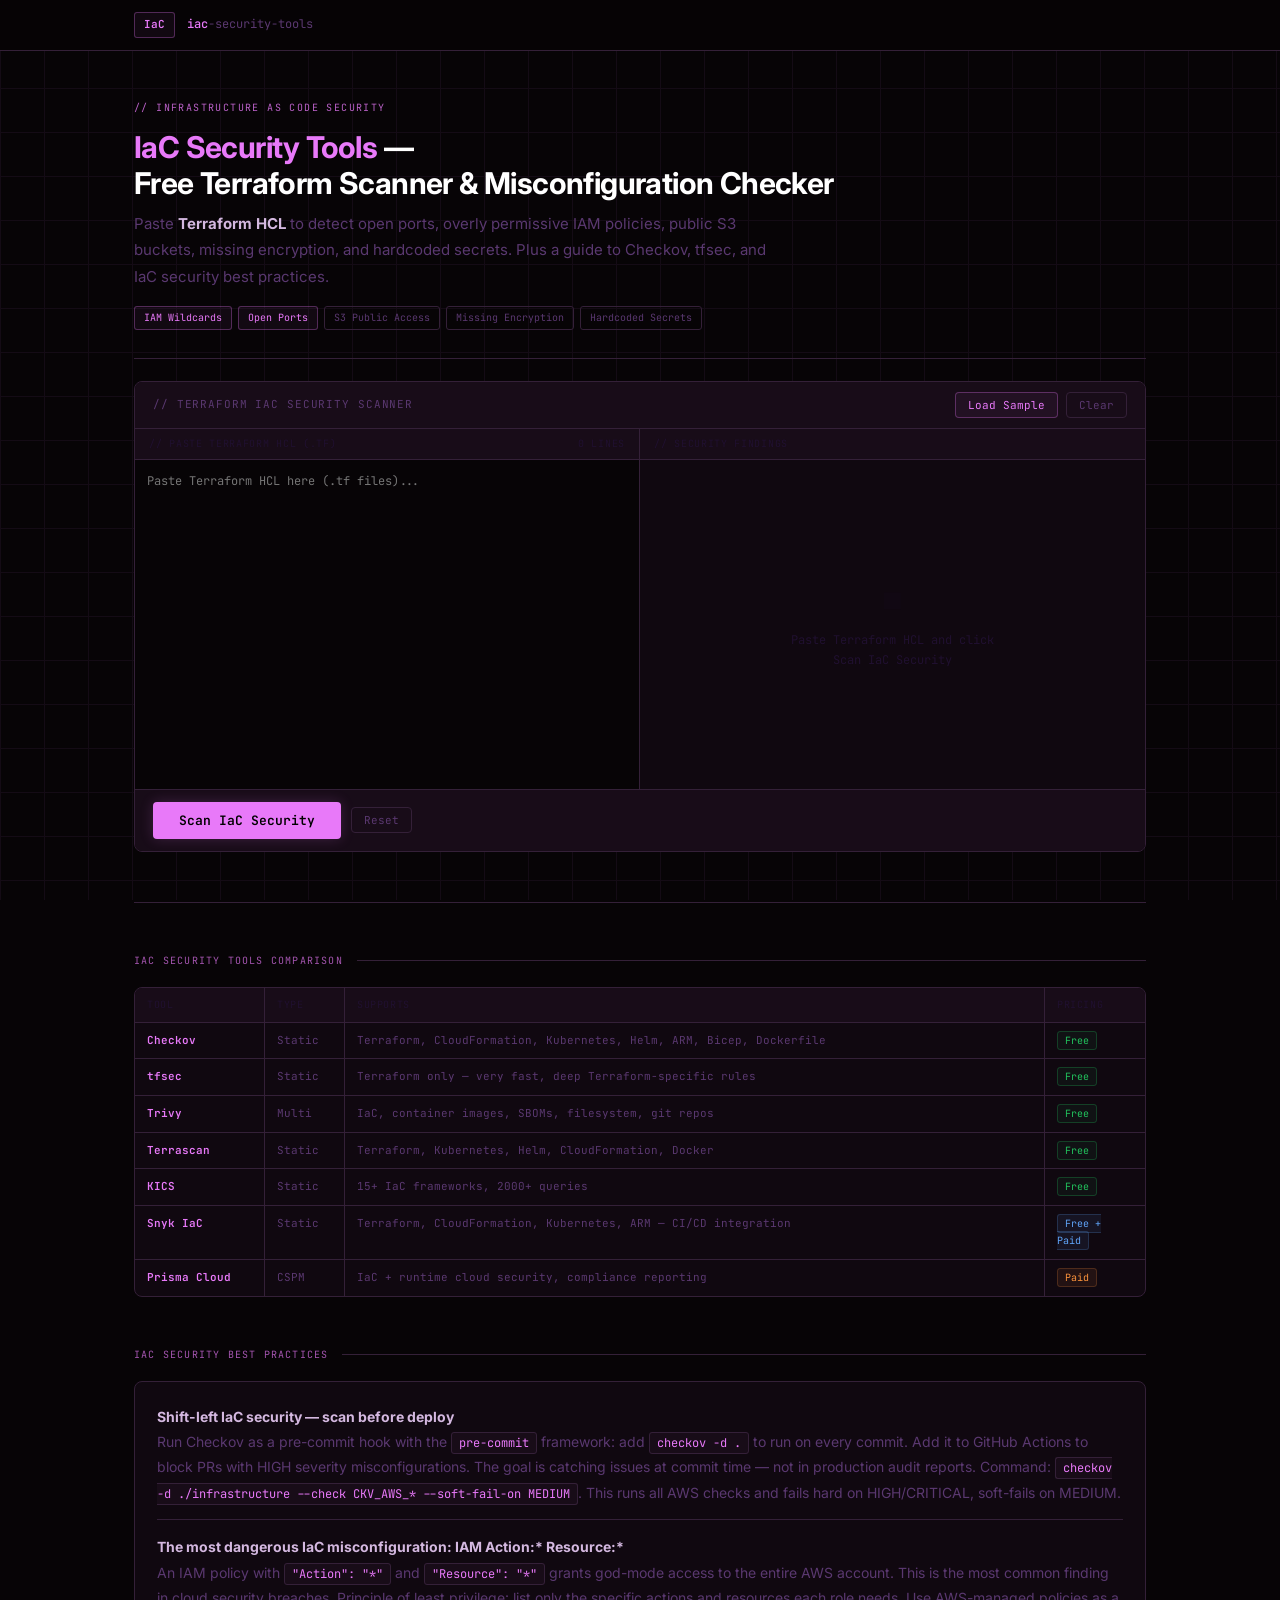
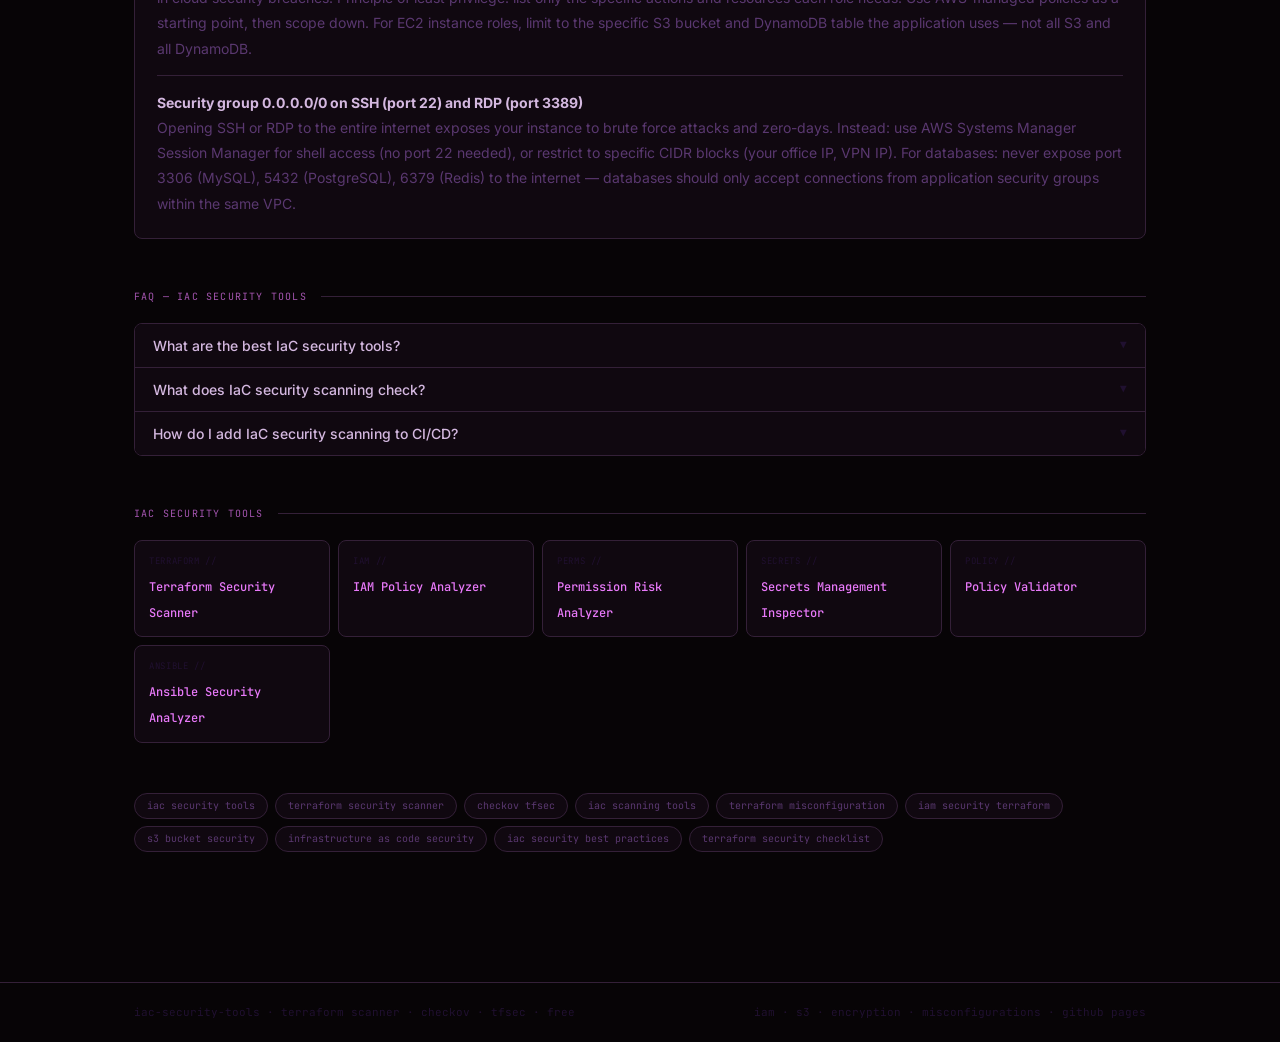
<file: index.html>
<!DOCTYPE html>

<html lang="en">
<head>
<meta charset="UTF-8">
<meta name="viewport" content="width=device-width, initial-scale=1.0">
<meta name="google-site-verification" content="PkLa_ViOo6FAHpvh8SacceMb95o9tePRdrqLNBz9X1M" />
<meta name="robots" content="index, follow">

<title>IaC Security Tools – Free Terraform Security Scanner &amp; Infrastructure as Code Checker</title>

<meta name="description" content="Free IaC security tools. Paste Terraform HCL to scan for open ports, overly permissive IAM policies, public S3 buckets, missing encryption, and infrastructure misconfigurations. Covers Checkov, tfsec, and IaC security best practices.">

<meta name="keywords" content="iac security tools, terraform security scanner, infrastructure as code security, terraform misconfiguration checker, iac scanning tools, checkov tfsec, terraform security best practices, iac security checker, terraform iam security, s3 bucket security terraform">

<link rel="canonical" href="https://franrivalbigprojects.github.io/iac-security-tools/">

<meta property="og:title" content="IaC Security Tools – Free Terraform Security Scanner">
<meta property="og:description" content="Paste Terraform HCL to detect open ports, overly permissive IAM, public S3 buckets, missing encryption. IaC security guide and tool comparison.">
<meta property="og:type" content="website">

<link rel="preconnect" href="https://fonts.googleapis.com">
<link rel="preconnect" href="https://fonts.gstatic.com" crossorigin>
<link href="https://fonts.googleapis.com/css2?family=JetBrains+Mono:wght@400;500;600&family=Inter:wght@400;500;600;700&display=swap" rel="stylesheet">

<style>
:root {
  --bg: #070406;
  --surface: #100810;
  --surface2: #180c18;
  --border: #261428;
  --border2: #342038;
  --iac: #e879f9;
  --iac-dim: rgba(232,121,249,0.12);
  --iac-dim2: rgba(232,121,249,0.05);
  --iac-glow: rgba(232,121,249,0.18);
  --red: #f87171;
  --red-dim: rgba(248,113,113,0.1);
  --orange: #fb923c;
  --orange-dim: rgba(251,146,60,0.08);
  --yellow: #fbbf24;
  --yellow-dim: rgba(251,191,36,0.08);
  --green: #22c55e;
  --green-dim2: rgba(34,197,94,0.05);
  --blue: #60a5fa;
  --blue-dim: rgba(96,165,250,0.08);
  --text: #d4b8e0;
  --text-muted: #5a3870;
  --text-dim: #201030;
  --mono: 'JetBrains Mono', monospace;
  --sans: 'Inter', sans-serif;
  --r: 8px;
}

* { box-sizing: border-box; margin: 0; padding: 0; }

body {
  font-family: var(--sans);
  background: var(--bg);
  color: var(--text);
  min-height: 100vh;
  line-height: 1.6;
}

body::after {
  content: "";
  position: fixed;
  inset: 0;
  background-image:
    linear-gradient(var(--border) 1px, transparent 1px),
    linear-gradient(90deg, var(--border) 1px, transparent 1px);
  background-size: 44px 44px;
  opacity: 0.45;
  pointer-events: none;
  z-index: 0;
}

header {
  border-bottom: 1px solid var(--border2);
  position: sticky;
  top: 0;
  z-index: 100;
  background: rgba(7,4,6,0.97);
  backdrop-filter: blur(12px);
}

.header-inner {
  max-width: 1060px;
  margin: 0 auto;
  padding: 0 24px;
  height: 50px;
  display: flex;
  align-items: center;
  gap: 12px;
  position: relative;
  z-index: 1;
}

.logo-pill {
  font-family: var(--mono);
  font-size: 11px;
  font-weight: 600;
  color: var(--iac);
  background: var(--iac-dim2);
  border: 1px solid rgba(232,121,249,0.3);
  border-radius: 3px;
  padding: 3px 9px;
}

.logo-text { font-family: var(--mono); font-size: 12px; color: var(--text-muted); }
.logo-text strong { color: var(--iac); font-weight: 500; }

.wrapper {
  max-width: 1060px;
  margin: 0 auto;
  padding: 0 24px 80px;
  position: relative;
  z-index: 1;
}

.hero {
  padding: 48px 0 28px;
  border-bottom: 1px solid var(--border2);
  margin-bottom: 22px;
}

.hero-eyebrow {
  font-family: var(--mono);
  font-size: 10px;
  letter-spacing: 0.14em;
  text-transform: uppercase;
  color: var(--iac);
  margin-bottom: 12px;
  opacity: 0.8;
}

h1 {
  font-size: clamp(22px, 3.2vw, 30px);
  font-weight: 700;
  color: #fff;
  margin-bottom: 10px;
  letter-spacing: -0.02em;
  line-height: 1.2;
}

h1 em { font-style: normal; color: var(--iac); }

.hero-sub {
  font-size: 15px;
  color: var(--text-muted);
  max-width: 640px;
  line-height: 1.75;
  margin-bottom: 16px;
}

.hero-sub strong { color: var(--text); }

.pill-row { display: flex; flex-wrap: wrap; gap: 6px; }
.pill {
  font-family: var(--mono);
  font-size: 10px;
  padding: 3px 9px;
  border-radius: 3px;
  border: 1px solid;
}
.pill-i  { color: var(--iac); background: var(--iac-dim2); border-color: rgba(232,121,249,0.3); }
.pill-dim { color: var(--text-muted); border-color: var(--border2); }

/* TOOL */
.tool-shell {
  background: var(--surface);
  border: 1px solid var(--border2);
  border-radius: var(--r);
  overflow: hidden;
  margin-bottom: 18px;
}

.tool-topbar {
  background: var(--surface2);
  border-bottom: 1px solid var(--border2);
  padding: 10px 18px;
  display: flex;
  align-items: center;
  justify-content: space-between;
  flex-wrap: wrap;
  gap: 8px;
}

.topbar-label {
  font-family: var(--mono);
  font-size: 11px;
  color: var(--text-muted);
  text-transform: uppercase;
  letter-spacing: 0.08em;
}

.btn-sm {
  font-family: var(--mono);
  font-size: 11px;
  padding: 5px 12px;
  border-radius: 4px;
  cursor: pointer;
  border: 1px solid;
  background: transparent;
  transition: opacity 0.15s;
}
.btn-sm:hover { opacity: 0.75; }
.btn-iac   { color: var(--iac); border-color: rgba(232,121,249,0.3); background: var(--iac-dim2); }
.btn-ghost { color: var(--text-muted); border-color: var(--border2); }

/* SPLIT */
.editor-split {
  display: grid;
  grid-template-columns: 1fr 1fr;
  min-height: 360px;
}

.pane-left {
  border-right: 1px solid var(--border2);
  display: flex;
  flex-direction: column;
}

.pane-head {
  font-family: var(--mono);
  font-size: 10px;
  text-transform: uppercase;
  letter-spacing: 0.07em;
  color: var(--text-dim);
  padding: 7px 14px;
  border-bottom: 1px solid var(--border2);
  background: var(--surface2);
  display: flex;
  justify-content: space-between;
}

.hcl-textarea {
  flex: 1;
  width: 100%;
  min-height: 310px;
  padding: 12px;
  font-family: var(--mono);
  font-size: 12px;
  line-height: 1.65;
  background: var(--bg);
  border: none;
  color: var(--text);
  resize: none;
  tab-size: 2;
}
.hcl-textarea:focus { outline: none; }

.pane-right {
  display: flex;
  flex-direction: column;
  overflow: hidden;
}

#resultsPane {
  flex: 1;
  padding: 12px;
  overflow-y: auto;
  min-height: 310px;
}

.idle-msg {
  display: flex;
  flex-direction: column;
  align-items: center;
  justify-content: center;
  height: 100%;
  min-height: 280px;
  font-family: var(--mono);
  font-size: 12px;
  color: var(--text-dim);
  text-align: center;
  gap: 8px;
}

.action-bar {
  padding: 12px 18px;
  border-top: 1px solid var(--border2);
  background: var(--surface2);
  display: flex;
  gap: 10px;
  align-items: center;
}

.btn-scan {
  padding: 10px 26px;
  font-family: var(--mono);
  font-size: 13px;
  font-weight: 600;
  background: var(--iac);
  color: #000;
  border: none;
  border-radius: 4px;
  cursor: pointer;
  box-shadow: 0 0 14px var(--iac-glow);
  transition: opacity 0.15s;
}
.btn-scan:hover { opacity: 0.87; }

/* RESULTS */
.sum-row {
  display: flex;
  gap: 6px;
  flex-wrap: wrap;
  margin-bottom: 10px;
}

.sum-chip {
  background: var(--bg);
  border: 1px solid var(--border2);
  border-radius: 5px;
  padding: 6px 10px;
  text-align: center;
  min-width: 54px;
}

.sc-val { font-family: var(--mono); font-size: 16px; font-weight: 600; line-height: 1; display: block; margin-bottom: 2px; }
.sc-lbl { font-family: var(--mono); font-size: 9px; color: var(--text-dim); text-transform: uppercase; letter-spacing: 0.07em; }

.finding {
  background: var(--bg);
  border: 1px solid var(--border2);
  border-left: 3px solid;
  border-radius: 0 var(--r) var(--r) 0;
  padding: 8px 12px;
  margin-bottom: 6px;
  font-family: var(--mono);
  font-size: 11px;
}

.f-critical { border-left-color: var(--red); }
.f-high     { border-left-color: var(--orange); }
.f-medium   { border-left-color: var(--yellow); }
.f-info     { border-left-color: var(--blue); }
.f-pass     { border-left-color: var(--green); }

.f-head { display: flex; align-items: center; gap: 7px; margin-bottom: 2px; }
.f-badge {
  font-size: 9px; padding: 1px 6px; border-radius: 2px; border: 1px solid;
  text-transform: uppercase; letter-spacing: 0.04em;
}
.fb-critical { color: var(--red);    background: var(--red-dim);   border-color: rgba(248,113,113,0.2); }
.fb-high     { color: var(--orange); background: var(--orange-dim);border-color: rgba(251,146,60,0.2); }
.fb-medium   { color: var(--yellow); background: var(--yellow-dim);border-color: rgba(251,191,36,0.2); }
.fb-info     { color: var(--blue);   background: var(--blue-dim);  border-color: rgba(96,165,250,0.2); }
.fb-pass     { color: var(--green);  background: var(--green-dim2);border-color: rgba(34,197,94,0.2); }

.f-title { font-weight: 600; color: var(--text); font-size: 11px; }
.f-body  { color: var(--text-muted); font-size: 11px; line-height: 1.5; }

/* TOOLS TABLE */
.tools-table {
  background: var(--surface);
  border: 1px solid var(--border2);
  border-radius: var(--r);
  overflow: hidden;
  margin-bottom: 14px;
}

.tt-row {
  display: grid;
  grid-template-columns: 130px 80px 1fr 100px;
  border-bottom: 1px solid var(--border2);
}

.tt-row:last-child { border-bottom: none; }
.tt-row.tt-head { background: var(--surface2); }
.tt-row:hover:not(.tt-head) { background: rgba(232,121,249,0.02); }

.tt-cell {
  padding: 9px 12px;
  font-family: var(--mono);
  font-size: 11px;
  color: var(--text-muted);
  border-right: 1px solid var(--border2);
}

.tt-cell:last-child { border-right: none; }
.tt-head .tt-cell { font-size: 10px; color: var(--text-dim); text-transform: uppercase; letter-spacing: 0.06em; }
.tt-name { color: var(--iac); font-weight: 600; }

.badge {
  font-family: var(--mono);
  font-size: 10px;
  padding: 2px 7px;
  border-radius: 3px;
  border: 1px solid;
}
.b-free  { color: var(--green); background: var(--green-dim2); border-color: rgba(34,197,94,0.25); }
.b-paid  { color: var(--orange);background: var(--orange-dim); border-color: rgba(251,146,60,0.2); }
.b-both  { color: var(--blue);  background: var(--blue-dim);  border-color: rgba(96,165,250,0.2); }

/* SECTION */
hr.divider { border: none; border-top: 1px solid var(--border2); margin: 50px 0; }
.content-section { margin-bottom: 50px; }

.sec-head {
  display: flex;
  align-items: center;
  gap: 14px;
  margin-bottom: 18px;
}

.sec-label {
  font-family: var(--mono);
  font-size: 10px;
  text-transform: uppercase;
  letter-spacing: 0.12em;
  color: var(--iac);
  white-space: nowrap;
  opacity: 0.7;
}

.sec-rule { flex: 1; height: 1px; background: var(--border2); }

p { font-size: 14px; color: var(--text-muted); line-height: 1.8; margin-bottom: 10px; max-width: 820px; }
p strong { color: var(--text); }

code {
  font-family: var(--mono);
  font-size: 12px;
  background: var(--surface2);
  color: var(--iac);
  padding: 2px 7px;
  border-radius: 3px;
  border: 1px solid var(--border2);
}

.dense-block {
  background: var(--surface);
  border: 1px solid var(--border2);
  border-radius: var(--r);
  padding: 22px;
  margin-top: 14px;
}

.dense-block p { margin-bottom: 14px; padding-bottom: 14px; border-bottom: 1px solid var(--border2); max-width: none; }
.dense-block p:last-child { margin-bottom: 0; padding-bottom: 0; border-bottom: none; }

.faq-list {
  margin-top: 14px;
  border: 1px solid var(--border2);
  border-radius: var(--r);
  overflow: hidden;
}

.faq-item { border-bottom: 1px solid var(--border2); }
.faq-item:last-child { border-bottom: none; }

.faq-q {
  width: 100%;
  text-align: left;
  background: var(--surface);
  border: none;
  padding: 13px 18px;
  font-size: 14px;
  font-weight: 500;
  color: var(--text);
  font-family: var(--sans);
  cursor: pointer;
  display: flex;
  justify-content: space-between;
  align-items: center;
  gap: 12px;
  transition: background 0.15s;
}

.faq-q:hover { background: var(--iac-dim2); }
.faq-arrow { font-family: var(--mono); font-size: 11px; color: var(--text-dim); transition: transform 0.2s; flex-shrink: 0; }
.faq-item.open .faq-arrow { transform: rotate(180deg); }

.faq-a {
  display: none;
  padding: 0 18px 13px;
  font-size: 13px;
  color: var(--text-muted);
  line-height: 1.75;
  border-top: 1px solid var(--border2);
  background: var(--bg);
}

.faq-item.open .faq-a { display: block; }
.faq-a code { color: var(--iac); background: var(--iac-dim2); }

.subtools-grid {
  display: grid;
  grid-template-columns: repeat(auto-fill, minmax(180px, 1fr));
  gap: 8px;
  margin-top: 12px;
}

.stl {
  background: var(--surface);
  border: 1px solid var(--border2);
  border-radius: var(--r);
  padding: 12px 14px;
  text-decoration: none;
  display: block;
  transition: border-color 0.15s;
}

.stl:hover { border-color: rgba(232,121,249,0.3); }
.stl-eye  { font-family: var(--mono); font-size: 9px; color: var(--text-dim); text-transform: uppercase; letter-spacing: 0.07em; margin-bottom: 4px; }
.stl-name { font-family: var(--mono); font-size: 12px; color: var(--iac); font-weight: 500; }

.tag-cloud { display: flex; flex-wrap: wrap; gap: 7px; margin-bottom: 50px; }
.tag {
  font-family: var(--mono); font-size: 10px; color: var(--text-muted);
  background: var(--surface); border: 1px solid var(--border2);
  border-radius: 100px; padding: 4px 12px; cursor: default;
}
.tag:hover { color: var(--iac); border-color: rgba(232,121,249,0.3); }

footer { border-top: 1px solid var(--border2); padding: 20px 0; position: relative; z-index: 1; }
.footer-inner {
  max-width: 1060px; margin: 0 auto; padding: 0 24px;
  display: flex; justify-content: space-between; align-items: center;
  flex-wrap: wrap; gap: 8px;
}
footer p { font-family: var(--mono); font-size: 11px; color: var(--text-dim); margin: 0; }

@media (max-width: 640px) {
  .editor-split { grid-template-columns: 1fr; }
  .pane-left    { border-right: none; border-bottom: 1px solid var(--border2); }
  .tt-row       { grid-template-columns: 100px 60px 1fr; }
  .tt-row .tt-cell:last-child { display: none; }
}
</style>

<script type="application/ld+json">
{"@context":"https://schema.org","@type":"SoftwareApplication","name":"IaC Security Scanner","applicationCategory":"SecurityApplication","operatingSystem":"Web","offers":{"@type":"Offer","price":"0","priceCurrency":"USD"},"description":"Free Infrastructure as Code security scanner. Paste Terraform HCL to detect security misconfigurations: open ports, overly permissive IAM policies, public S3 buckets, missing encryption, hardcoded secrets, and missing security groups. No upload required.","featureList":"Open port detection, IAM wildcard detection, S3 public access detection, hardcoded secrets, missing encryption, security group issues, Terraform misconfiguration scanning"}
</script>

<script type="application/ld+json">
{"@context":"https://schema.org","@type":"FAQPage","mainEntity":[{"@type":"Question","name":"What are the best IaC security tools?","acceptedAnswer":{"@type":"Answer","text":"Top IaC security tools: Checkov (free, open source, supports Terraform/CloudFormation/Kubernetes/Helm, 1000+ policies) — run checkov -d ./infrastructure. tfsec (free, Terraform-focused, fast) — run tfsec . Trivy (free, multi-purpose scanner including IaC) — run trivy config ./. Terrascan (free, supports multiple IaC types) — run terrascan scan. Snyk IaC (freemium, integrates with CI/CD). Prisma Cloud (paid, enterprise). KICS (free, Checkmarx open source). For CI/CD: run Checkov as a pre-commit hook or GitHub Action step to block misconfigurations before they deploy."}},{"@type":"Question","name":"What are the most common IaC security misconfigurations?","acceptedAnswer":{"@type":"Answer","text":"Most common Terraform/IaC security issues: (1) Overly permissive IAM policies — Action: '*', Resource: '*'. (2) Security groups with 0.0.0.0/0 on sensitive ports (22, 3389, 3306, 6379). (3) S3 buckets with public access enabled. (4) Storage not encrypted at rest (EBS, RDS, S3). (5) Hardcoded secrets or credentials in HCL code. (6) Missing HTTPS enforcement on load balancers. (7) No CloudTrail or audit logging enabled. (8) Database instances publicly accessible. (9) Missing MFA on IAM users. (10) VPCs without proper network segmentation."}}]}
</script>

</head>

<body>
<header>
  <div class="header-inner">
    <span class="logo-pill">IaC</span>
    <span class="logo-text"><strong>iac</strong>-security-tools</span>
  </div>
</header>

<div class="wrapper">

  <section class="hero">
    <p class="hero-eyebrow">// Infrastructure as Code Security</p>
    <h1><em>IaC Security Tools</em> —<br>Free Terraform Scanner &amp; Misconfiguration Checker</h1>
    <p class="hero-sub">
      Paste <strong>Terraform HCL</strong> to detect open ports, overly permissive IAM policies, public S3 buckets, missing encryption, and hardcoded secrets. Plus a guide to Checkov, tfsec, and IaC security best practices.
    </p>
    <div class="pill-row">
      <span class="pill pill-i">IAM Wildcards</span>
      <span class="pill pill-i">Open Ports</span>
      <span class="pill pill-dim">S3 Public Access</span>
      <span class="pill pill-dim">Missing Encryption</span>
      <span class="pill pill-dim">Hardcoded Secrets</span>
    </div>
  </section>

  <!-- TOOL -->

  <div class="tool-shell">
    <div class="tool-topbar">
      <span class="topbar-label">// Terraform IaC Security Scanner</span>
      <div style="display:flex;gap:8px;">
        <button class="btn-sm btn-iac" id="sampleBtn">Load Sample</button>
        <button class="btn-sm btn-ghost" id="clearBtn">Clear</button>
      </div>
    </div>


<div class="editor-split">
  <div class="pane-left">
    <div class="pane-head">
      <span>// Paste Terraform HCL (.tf)</span>
      <span id="lineCount">0 lines</span>
    </div>
    <textarea class="hcl-textarea" id="hclInput" spellcheck="false"></textarea>
  </div>
  <div class="pane-right">
    <div class="pane-head"><span>// Security findings</span></div>
    <div id="resultsPane">
      <div class="idle-msg">
        <span style="font-size:28px;opacity:0.1;">&#9632;</span>
        <span>Paste Terraform HCL and click<br>Scan IaC Security</span>
      </div>
    </div>
  </div>
</div>

<div class="action-bar">
  <button class="btn-scan" id="scanBtn">Scan IaC Security</button>
  <button class="btn-sm btn-ghost" id="clearBtn2">Reset</button>
  <span id="statusMsg" style="font-family:var(--mono);font-size:11px;color:var(--text-dim);"></span>
</div>


  </div>

  <hr class="divider">

  <!-- IaC TOOLS TABLE -->

  <section class="content-section">
    <div class="sec-head">
      <span class="sec-label">IaC security tools comparison</span>
      <span class="sec-rule"></span>
    </div>
    <div class="tools-table">
      <div class="tt-row tt-head">
        <div class="tt-cell">Tool</div>
        <div class="tt-cell">Type</div>
        <div class="tt-cell">Supports</div>
        <div class="tt-cell">Pricing</div>
      </div>
      <div class="tt-row">
        <div class="tt-cell tt-name">Checkov</div>
        <div class="tt-cell" style="color:var(--text-muted)">Static</div>
        <div class="tt-cell">Terraform, CloudFormation, Kubernetes, Helm, ARM, Bicep, Dockerfile</div>
        <div class="tt-cell"><span class="badge b-free">Free</span></div>
      </div>
      <div class="tt-row">
        <div class="tt-cell tt-name">tfsec</div>
        <div class="tt-cell" style="color:var(--text-muted)">Static</div>
        <div class="tt-cell">Terraform only — very fast, deep Terraform-specific rules</div>
        <div class="tt-cell"><span class="badge b-free">Free</span></div>
      </div>
      <div class="tt-row">
        <div class="tt-cell tt-name">Trivy</div>
        <div class="tt-cell" style="color:var(--text-muted)">Multi</div>
        <div class="tt-cell">IaC, container images, SBOMs, filesystem, git repos</div>
        <div class="tt-cell"><span class="badge b-free">Free</span></div>
      </div>
      <div class="tt-row">
        <div class="tt-cell tt-name">Terrascan</div>
        <div class="tt-cell" style="color:var(--text-muted)">Static</div>
        <div class="tt-cell">Terraform, Kubernetes, Helm, CloudFormation, Docker</div>
        <div class="tt-cell"><span class="badge b-free">Free</span></div>
      </div>
      <div class="tt-row">
        <div class="tt-cell tt-name">KICS</div>
        <div class="tt-cell" style="color:var(--text-muted)">Static</div>
        <div class="tt-cell">15+ IaC frameworks, 2000+ queries</div>
        <div class="tt-cell"><span class="badge b-free">Free</span></div>
      </div>
      <div class="tt-row">
        <div class="tt-cell tt-name">Snyk IaC</div>
        <div class="tt-cell" style="color:var(--text-muted)">Static</div>
        <div class="tt-cell">Terraform, CloudFormation, Kubernetes, ARM — CI/CD integration</div>
        <div class="tt-cell"><span class="badge b-both">Free + Paid</span></div>
      </div>
      <div class="tt-row">
        <div class="tt-cell tt-name">Prisma Cloud</div>
        <div class="tt-cell" style="color:var(--text-muted)">CSPM</div>
        <div class="tt-cell">IaC + runtime cloud security, compliance reporting</div>
        <div class="tt-cell"><span class="badge b-paid">Paid</span></div>
      </div>
    </div>
  </section>

  <!-- GUIDE -->

  <section class="content-section">
    <div class="sec-head">
      <span class="sec-label">IaC security best practices</span>
      <span class="sec-rule"></span>
    </div>
    <div class="dense-block">
      <p><strong>Shift-left IaC security — scan before deploy</strong><br>
      Run Checkov as a pre-commit hook with the <code>pre-commit</code> framework: add <code>checkov -d .</code> to run on every commit. Add it to GitHub Actions to block PRs with HIGH severity misconfigurations. The goal is catching issues at commit time — not in production audit reports. Command: <code>checkov -d ./infrastructure --check CKV_AWS_* --soft-fail-on MEDIUM</code>. This runs all AWS checks and fails hard on HIGH/CRITICAL, soft-fails on MEDIUM.</p>
      <p><strong>The most dangerous IaC misconfiguration: IAM Action:* Resource:*</strong><br>
      An IAM policy with <code>"Action": "*"</code> and <code>"Resource": "*"</code> grants god-mode access to the entire AWS account. This is the most common finding in cloud security breaches. Principle of least privilege: list only the specific actions and resources each role needs. Use AWS-managed policies as a starting point, then scope down. For EC2 instance roles, limit to the specific S3 bucket and DynamoDB table the application uses — not all S3 and all DynamoDB.</p>
      <p><strong>Security group 0.0.0.0/0 on SSH (port 22) and RDP (port 3389)</strong><br>
      Opening SSH or RDP to the entire internet exposes your instance to brute force attacks and zero-days. Instead: use AWS Systems Manager Session Manager for shell access (no port 22 needed), or restrict to specific CIDR blocks (your office IP, VPN IP). For databases: never expose port 3306 (MySQL), 5432 (PostgreSQL), 6379 (Redis) to the internet — databases should only accept connections from application security groups within the same VPC.</p>
    </div>
  </section>

  <!-- FAQ -->

  <section class="content-section">
    <div class="sec-head">
      <span class="sec-label">FAQ — IaC security tools</span>
      <span class="sec-rule"></span>
    </div>
    <div class="faq-list">
      <div class="faq-item">
        <button class="faq-q" onclick="toggleFaq(this)">What are the best IaC security tools?<span class="faq-arrow">&#9660;</span></button>
        <div class="faq-a"><strong>Free:</strong> Checkov (broadest IaC support, 1000+ policies, CI/CD ready), tfsec (Terraform-only, fastest), Trivy (multi-purpose including IaC), KICS (2000+ queries). <strong>Freemium:</strong> Snyk IaC (great CI/CD integration, fix suggestions). <strong>Enterprise:</strong> Prisma Cloud, Orca Security (agentless). For most teams: Checkov in CI/CD as a GitHub Action, plus tfsec as a pre-commit hook gives excellent coverage at zero cost. Run: <code>checkov -d . --framework terraform</code>.</div>
      </div>
      <div class="faq-item">
        <button class="faq-q" onclick="toggleFaq(this)">What does IaC security scanning check?<span class="faq-arrow">&#9660;</span></button>
        <div class="faq-a">IaC security scanners check for misconfigurations in infrastructure code before deployment: open security groups (SSH/RDP to 0.0.0.0/0), overly permissive IAM policies (Action:*, Resource:*), public S3 buckets, unencrypted storage (EBS, RDS, S3), hardcoded credentials, missing logging (CloudTrail, VPC Flow Logs), publicly accessible databases, missing MFA delete on S3, unencrypted data in transit (HTTP endpoints), and hundreds of cloud provider-specific checks against CIS Benchmarks and compliance frameworks (SOC2, PCI-DSS, HIPAA).</div>
      </div>
      <div class="faq-item">
        <button class="faq-q" onclick="toggleFaq(this)">How do I add IaC security scanning to CI/CD?<span class="faq-arrow">&#9660;</span></button>
        <div class="faq-a">GitHub Actions with Checkov: add a step <code>uses: bridgecrewio/checkov-action@master</code> with <code>directory: .</code>. This runs on every PR and fails if HIGH severity issues are found. For tfsec: <code>uses: aquasecurity/tfsec-action@v1.0.0</code>. For Trivy IaC: <code>trivy config --exit-code 1 --severity HIGH,CRITICAL ./</code>. Best practice: run fast scanners (tfsec) as pre-commit hooks and comprehensive scanners (Checkov) in CI/CD to balance speed with coverage.</div>
      </div>
    </div>
  </section>

  <section class="content-section">
    <div class="sec-head">
      <span class="sec-label">IaC security tools</span>
      <span class="sec-rule"></span>
    </div>
    <div class="subtools-grid">
      <a href="tf-security/" class="stl"><p class="stl-eye">terraform //</p><span class="stl-name">Terraform Security Scanner</span></a>
      <a href="iam/" class="stl"><p class="stl-eye">iam //</p><span class="stl-name">IAM Policy Analyzer</span></a>
      <a href="permission/" class="stl"><p class="stl-eye">perms //</p><span class="stl-name">Permission Risk Analyzer</span></a>
      <a href="secrets/" class="stl"><p class="stl-eye">secrets //</p><span class="stl-name">Secrets Management Inspector</span></a>
      <a href="policy/" class="stl"><p class="stl-eye">policy //</p><span class="stl-name">Policy Validator</span></a>
      <a href="ansible-security/" class="stl"><p class="stl-eye">ansible //</p><span class="stl-name">Ansible Security Analyzer</span></a>
    </div>
  </section>

  <div class="tag-cloud">
    <span class="tag">iac security tools</span>
    <span class="tag">terraform security scanner</span>
    <span class="tag">checkov tfsec</span>
    <span class="tag">iac scanning tools</span>
    <span class="tag">terraform misconfiguration</span>
    <span class="tag">iam security terraform</span>
    <span class="tag">s3 bucket security</span>
    <span class="tag">infrastructure as code security</span>
    <span class="tag">iac security best practices</span>
    <span class="tag">terraform security checklist</span>
  </div>

</div>

<footer>
  <div class="footer-inner">
    <p>iac-security-tools &middot; terraform scanner &middot; checkov &middot; tfsec &middot; free</p>
    <p>iam &middot; s3 &middot; encryption &middot; misconfigurations &middot; github pages</p>
  </div>
</footer>

<script>
var RULES = [
  {
    level: 'critical',
    title: 'IAM policy with Action:* and Resource:* (god-mode access)',
    check: function(src) {
      if (/["']Action["']\s*[:=]\s*["']\s*\*\s*["']/.test(src) && /["']Resource["']\s*[:=]\s*["']\s*\*\s*["']/.test(src)) {
        return 'IAM policy grants all actions on all resources. This is the most dangerous misconfiguration — grants god-mode access to the account. Apply principle of least privilege: list only required actions and specific resource ARNs.';
      }
      return null;
    }
  },
  {
    level: 'critical',
    title: 'Security group allows SSH (port 22) from 0.0.0.0/0',
    check: function(src) {
      if (/from_port\s*=\s*22/.test(src) && /cidr_blocks\s*=\s*\[?"0\.0\.0\.0\/0"/.test(src)) {
        return 'SSH port 22 is open to the entire internet (0.0.0.0/0). Use AWS Systems Manager Session Manager instead (no port 22 needed), or restrict to specific CIDR blocks (VPN/office IP).';
      }
      return null;
    }
  },
  {
    level: 'critical',
    title: 'Security group allows RDP (port 3389) from 0.0.0.0/0',
    check: function(src) {
      if (/from_port\s*=\s*3389/.test(src) && /cidr_blocks\s*=\s*\[?"0\.0\.0\.0\/0"/.test(src)) {
        return 'RDP port 3389 open to internet. Restrict to specific CIDR blocks or use AWS SSM Session Manager. Exposed RDP is a top attack vector.';
      }
      return null;
    }
  },
  {
    level: 'critical',
    title: 'S3 bucket with public access enabled',
    check: function(src) {
      if (/block_public_acls\s*=\s*false/.test(src) || /block_public_policy\s*=\s*false/.test(src) || /ignore_public_acls\s*=\s*false/.test(src)) {
        return 'S3 bucket has public access enabled. Unless this is an intentional public website/CDN bucket, set block_public_acls = true, block_public_policy = true, ignore_public_acls = true, restrict_public_buckets = true.';
      }
      return null;
    }
  },
  {
    level: 'high',
    title: 'Database port open to 0.0.0.0/0',
    check: function(src) {
      var dbPorts = [3306, 5432, 1433, 27017, 6379, 9200];
      for (var i = 0; i < dbPorts.length; i++) {
        var portRegex = new RegExp('from_port\\s*=\\s*' + dbPorts[i]);
        if (portRegex.test(src) && /cidr_blocks\s*=\s*\[?"0\.0\.0\.0\/0"/.test(src)) {
          return 'Database port ' + dbPorts[i] + ' is open to the internet. Databases should only accept connections from application security groups within the same VPC — never from 0.0.0.0/0.';
        }
      }
      return null;
    }
  },
  {
    level: 'high',
    title: 'RDS instance publicly accessible',
    check: function(src) {
      if (/resource\s+"aws_db_instance"/.test(src) && /publicly_accessible\s*=\s*true/.test(src)) {
        return 'RDS instance set to publicly_accessible = true. Databases should not be publicly accessible. Place in a private subnet and access via bastion host or VPN only.';
      }
      return null;
    }
  },
  {
    level: 'high',
    title: 'Potential hardcoded credentials in HCL',
    check: function(src) {
      if (/(?:password|secret|access_key|private_key|api_key)\s*=\s*"[^"]{6,}"/.test(src)) {
        return 'Possible hardcoded credentials found. Never store secrets in Terraform HCL — use AWS Secrets Manager, SSM Parameter Store, or HashiCorp Vault with data sources. Check for accidental commits.';
      }
      return null;
    }
  },
  {
    level: 'medium',
    title: 'EBS volume or EC2 root block without encryption',
    check: function(src) {
      if (/resource\s+"aws_ebs_volume"/.test(src) && !/encrypted\s*=\s*true/.test(src)) {
        return 'EBS volume without encrypted = true. Enable encryption at rest. For new accounts, enable default EBS encryption in AWS settings. Existing unencrypted volumes require snapshot + copy + restore to encrypt.';
      }
      return null;
    }
  },
  {
    level: 'medium',
    title: 'S3 bucket without server-side encryption',
    check: function(src) {
      if (/resource\s+"aws_s3_bucket"/.test(src) && !/aws_s3_bucket_server_side_encryption_configuration/.test(src) && !/server_side_encryption_configuration/.test(src)) {
        return 'S3 bucket without server-side encryption configuration. Add aws_s3_bucket_server_side_encryption_configuration with AES256 or aws:kms algorithm.';
      }
      return null;
    }
  },
  {
    level: 'medium',
    title: 'Security group allows all traffic from 0.0.0.0/0',
    check: function(src) {
      if (/from_port\s*=\s*0/.test(src) && /to_port\s*=\s*0/.test(src) && /protocol\s*=\s*"-1"/.test(src) && /cidr_blocks\s*=\s*\[?"0\.0\.0\.0\/0"/.test(src)) {
        return 'Security group allows ALL inbound traffic from anywhere (0.0.0.0/0, protocol -1). This should almost never be necessary. Restrict to specific ports and CIDR blocks.';
      }
      return null;
    }
  },
  {
    level: 'medium',
    title: 'CloudTrail not enabled or missing',
    check: function(src) {
      if (/resource\s+"aws_cloudtrail"/.test(src) && /enable_log_file_validation\s*=\s*false/.test(src)) {
        return 'CloudTrail log file validation disabled. Enable to detect log tampering: enable_log_file_validation = true.';
      }
      return null;
    }
  },
  {
    level: 'info',
    title: 'Terraform state backend configuration',
    check: function(src) {
      if (/backend\s+"local"/.test(src) || (!/terraform\s*\{/.test(src) || !/(backend|s3|gcs|azurerm)/.test(src))) {
        if (/resource\s+"aws_/.test(src)) {
          return 'No remote backend detected. Store Terraform state remotely (S3 + DynamoDB for AWS) to enable team collaboration and prevent state loss. Local state is not suitable for production.';
        }
      }
      return null;
    }
  }
];

function el(tag, cls) {
  var e = document.createElement(tag);
  if (cls) e.className = cls;
  return e;
}

function makeFinding(level, title, body) {
  var lm = { critical: 'f-critical', high: 'f-high', medium: 'f-medium', info: 'f-info', pass: 'f-pass' };
  var bm = { critical: 'fb-critical', high: 'fb-high', medium: 'fb-medium', info: 'fb-info', pass: 'fb-pass' };
  var ll = { critical: 'CRITICAL', high: 'HIGH', medium: 'MEDIUM', info: 'INFO', pass: 'PASS' };
  var card = el('div', 'finding ' + (lm[level] || 'f-info'));
  var head = el('div', 'f-head');
  head.appendChild(Object.assign(el('span', 'f-badge ' + (bm[level] || 'fb-info')), { textContent: ll[level] || 'INFO' }));
  head.appendChild(Object.assign(el('span', 'f-title'), { textContent: title }));
  card.appendChild(head);
  if (body) card.appendChild(Object.assign(el('div', 'f-body'), { textContent: body }));
  return card;
}

function runScan() {
  var src    = document.getElementById('hclInput').value;
  var status = document.getElementById('statusMsg');

  if (!src.trim()) {
    status.textContent = 'Paste Terraform HCL first.';
    return;
  }

  var findings = [];
  RULES.forEach(function(rule) {
    var result = rule.check(src);
    if (result) findings.push({ level: rule.level, title: rule.title, body: result });
  });

  var critical = findings.filter(function(f) { return f.level === 'critical'; }).length;
  var high     = findings.filter(function(f) { return f.level === 'high'; }).length;
  var medium   = findings.filter(function(f) { return f.level === 'medium'; }).length;
  var info     = findings.filter(function(f) { return f.level === 'info'; }).length;

  var pane = document.getElementById('resultsPane');
  pane.innerHTML = '';

  var chips = el('div', 'sum-row');
  function makeChip(val, lbl, color) {
    var c = el('div', 'sum-chip');
    var n = Object.assign(el('span', 'sc-val'), { textContent: String(val) });
    n.style.color = color;
    var l = Object.assign(el('span', 'sc-lbl'), { textContent: lbl });
    c.appendChild(n); c.appendChild(l);
    return c;
  }
  chips.appendChild(makeChip(critical, 'Critical', 'var(--red)'));
  chips.appendChild(makeChip(high,     'High',     'var(--orange)'));
  chips.appendChild(makeChip(medium,   'Medium',   'var(--yellow)'));
  chips.appendChild(makeChip(info,     'Info',     'var(--blue)'));
  pane.appendChild(chips);

  if (findings.length === 0) {
    pane.appendChild(makeFinding('pass', 'No common IaC misconfigurations detected', 'Passes pattern-based checks. For comprehensive scanning run: checkov -d . --framework terraform'));
  } else {
    findings.forEach(function(f) { pane.appendChild(makeFinding(f.level, f.title, f.body)); });
  }

  status.textContent = critical + ' critical, ' + high + ' high, ' + medium + ' medium.';
  status.style.color = critical > 0 ? 'var(--red)' : high > 0 ? 'var(--orange)' : medium > 0 ? 'var(--yellow)' : 'var(--iac)';
}

function loadSample() {
  var sample = [
    'resource "aws_security_group" "web" {',
    '  name = "web-sg"',
    '',
    '  ingress {',
    '    from_port   = 22',
    '    to_port     = 22',
    '    protocol    = "tcp"',
    '    cidr_blocks = ["0.0.0.0/0"]',
    '  }',
    '',
    '  ingress {',
    '    from_port   = 3306',
    '    to_port     = 3306',
    '    protocol    = "tcp"',
    '    cidr_blocks = ["0.0.0.0/0"]',
    '  }',
    '}',
    '',
    'resource "aws_iam_role_policy" "app" {',
    '  policy = jsonencode({',
    '    Statement = [{',
    '      Effect   = "Allow"',
    '      "Action"   = "*"',
    '      "Resource" = "*"',
    '    }]',
    '  })',
    '}',
    '',
    'resource "aws_s3_bucket" "data" {',
    '  bucket = "my-data-bucket"',
    '}',
    '',
    'resource "aws_s3_bucket_public_access_block" "data" {',
    '  bucket = aws_s3_bucket.data.id',
    '  block_public_acls       = false',
    '  block_public_policy     = false',
    '}',
    '',
    'resource "aws_db_instance" "main" {',
    '  identifier          = "prod-db"',
    '  engine              = "mysql"',
    '  publicly_accessible = true',
    '  password            = "super-secret-pass123"',
    '}'
  ].join('\n');

  document.getElementById('hclInput').value = sample;
  updateLineCount();
  runScan();
}

function clearAll() {
  document.getElementById('hclInput').value = '';
  document.getElementById('lineCount').textContent = '0 lines';
  document.getElementById('statusMsg').textContent = '';
  var pane = document.getElementById('resultsPane');
  pane.innerHTML = '';
  var idle = el('div', 'idle-msg');
  var icon = Object.assign(el('span'), { textContent: '\u25a0' });
  icon.style.cssText = 'font-size:28px;opacity:0.1;';
  var hint = Object.assign(el('span'), { textContent: 'Paste Terraform HCL and click\nScan IaC Security' });
  idle.appendChild(icon); idle.appendChild(hint);
  pane.appendChild(idle);
}

function updateLineCount() {
  var v = document.getElementById('hclInput').value;
  document.getElementById('lineCount').textContent = (v ? v.split('\n').length : 0) + ' lines';
}

function toggleFaq(btn) {
  btn.parentElement.classList.toggle('open');
}

document.addEventListener('DOMContentLoaded', function() {
  document.getElementById('hclInput').placeholder = 'Paste Terraform HCL here (.tf files)...';
  document.getElementById('scanBtn').addEventListener('click', runScan);
  document.getElementById('sampleBtn').addEventListener('click', loadSample);
  document.getElementById('clearBtn').addEventListener('click', clearAll);
  document.getElementById('clearBtn2').addEventListener('click', clearAll);
  document.getElementById('hclInput').addEventListener('input', updateLineCount);
});
</script>

</body>
</html>
</file>
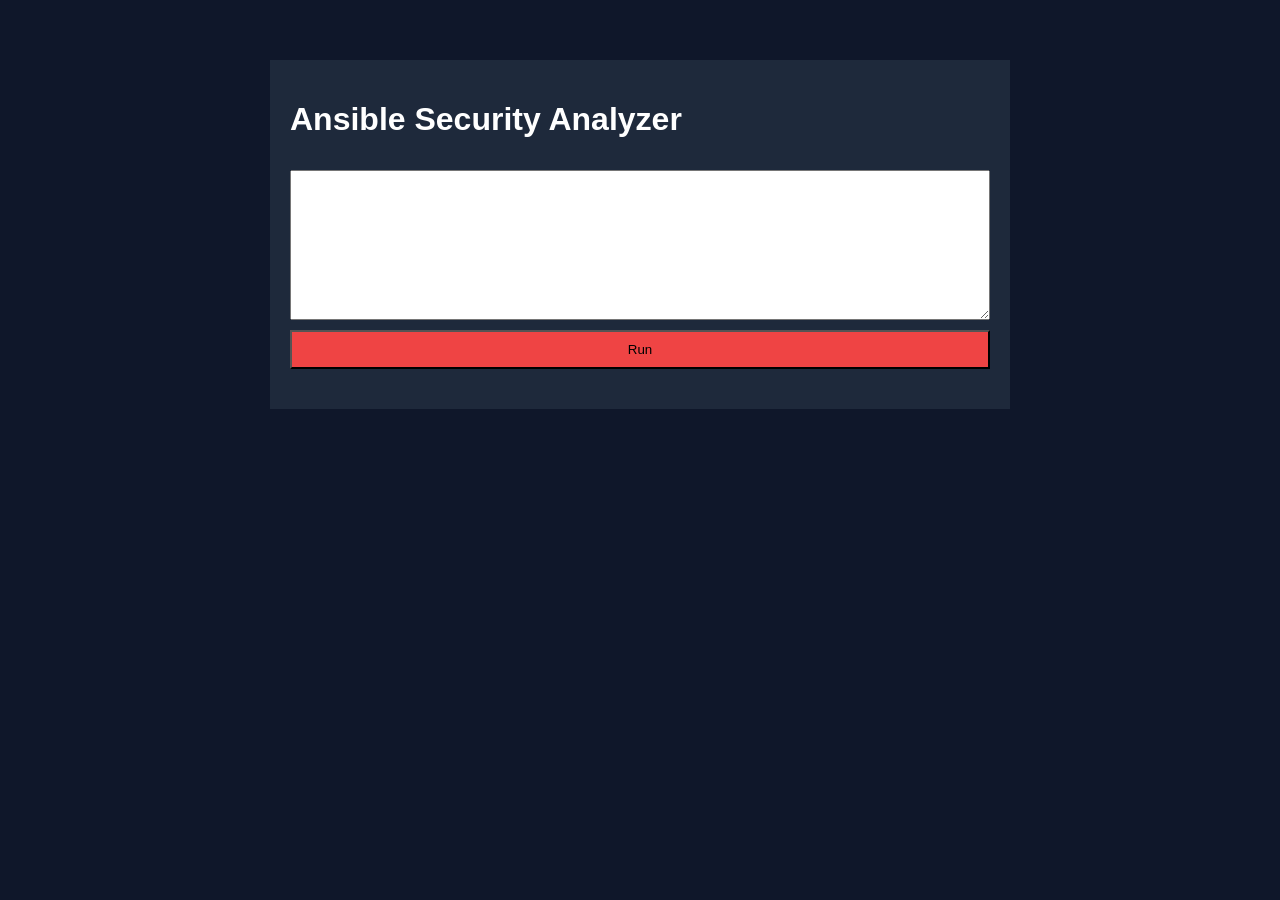
<file: ansible-security/index.html>
<html><head><title>Ansible Security Analyzer</title><link rel='stylesheet' href='styles.css'></head><body><div class='container'><h1>Ansible Security Analyzer</h1><textarea id='config'></textarea><button onclick='run()'>Run</button><div id='res' class='result'></div></div><script src='script.js'></script></body></html>
</file>
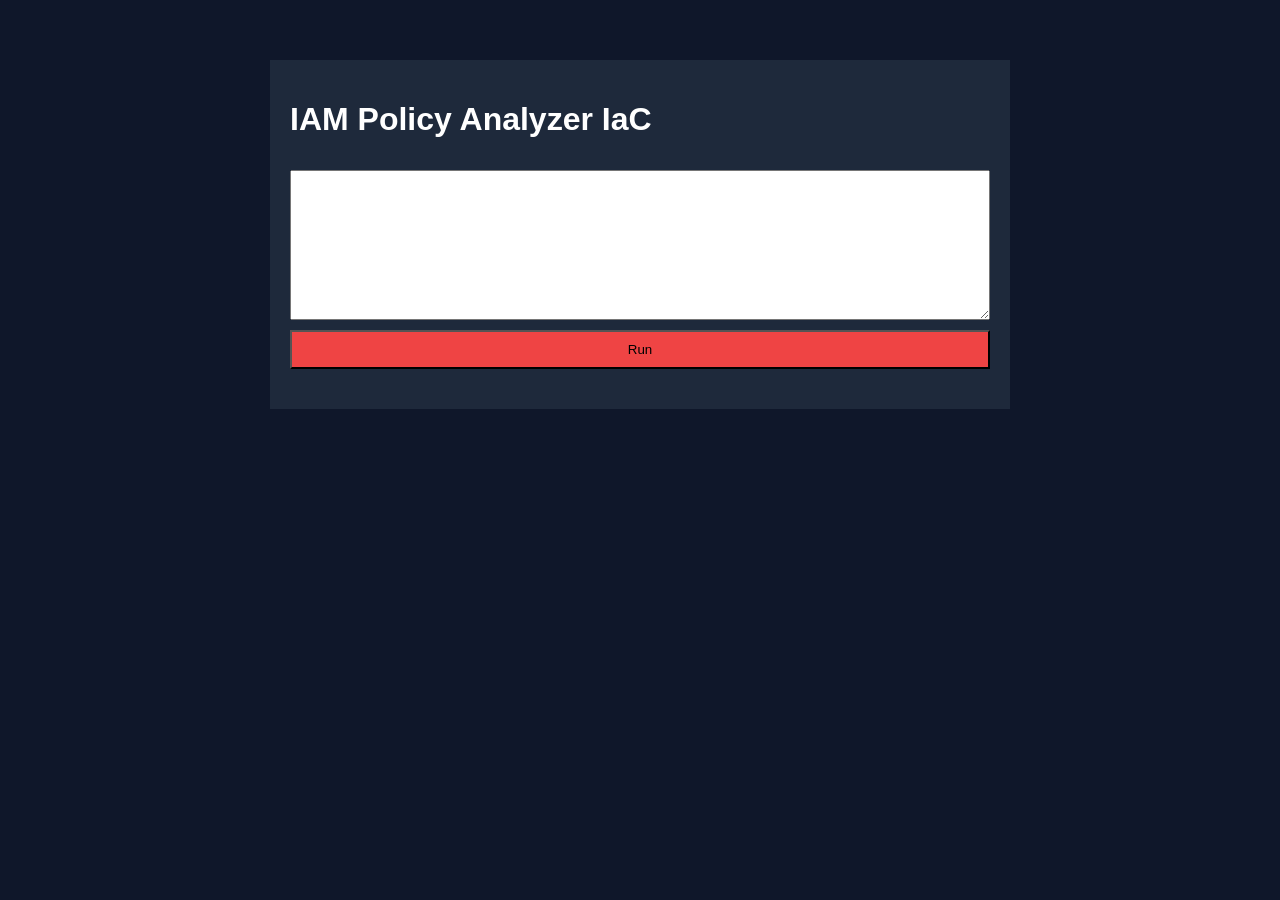
<file: iam/index.html>
<html><head><title>IAM Policy Analyzer IaC</title><link rel='stylesheet' href='styles.css'></head><body><div class='container'><h1>IAM Policy Analyzer IaC</h1><textarea id='iam'></textarea><button onclick='run()'>Run</button><div id='res' class='result'></div></div><script src='script.js'></script></body></html>
</file>
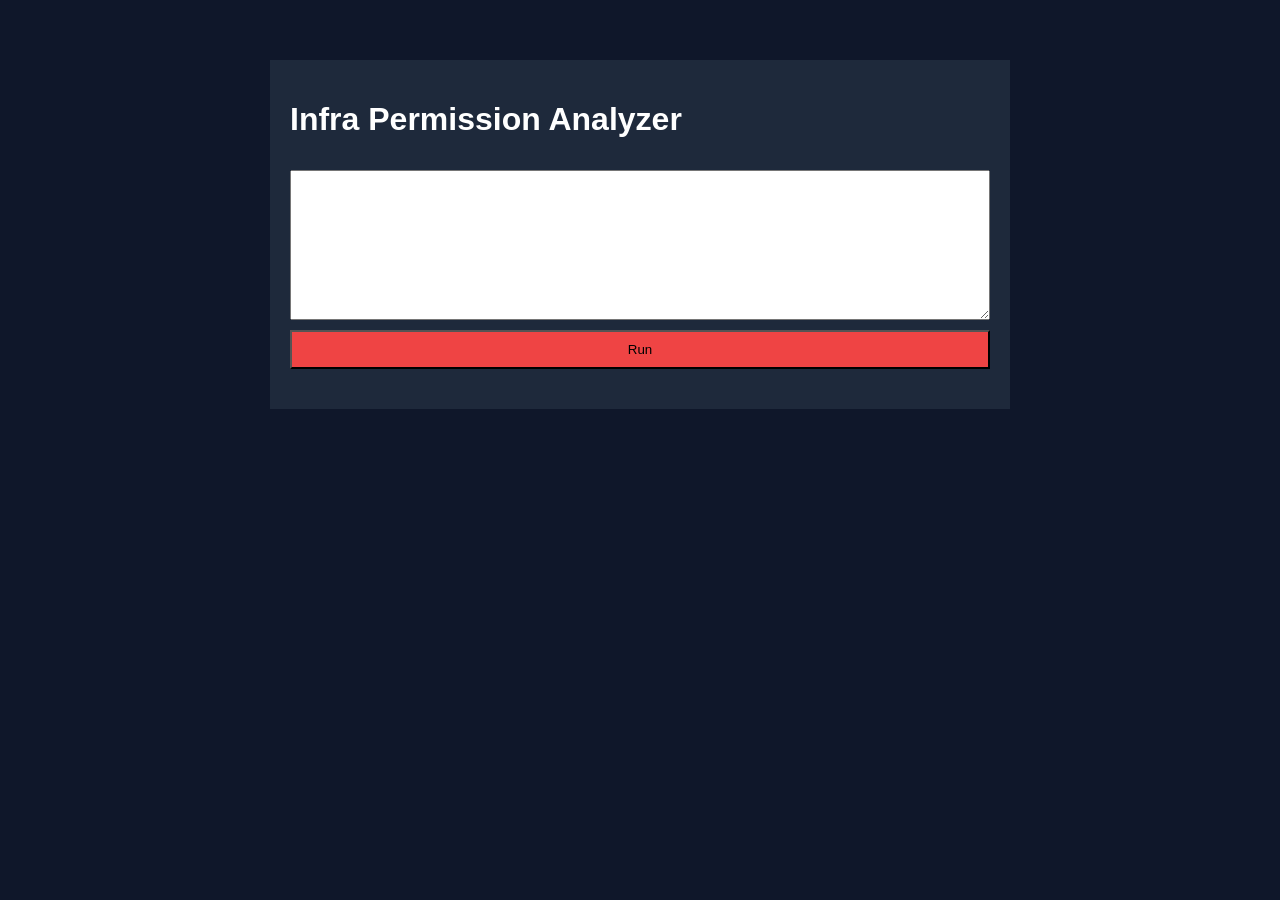
<file: permission/index.html>
<html><head><title>Infra Permission Analyzer</title><link rel='stylesheet' href='styles.css'></head><body><div class='container'><h1>Infra Permission Analyzer</h1><textarea id='config'></textarea><button onclick='run()'>Run</button><div id='res' class='result'></div></div><script src='script.js'></script></body></html>
</file>
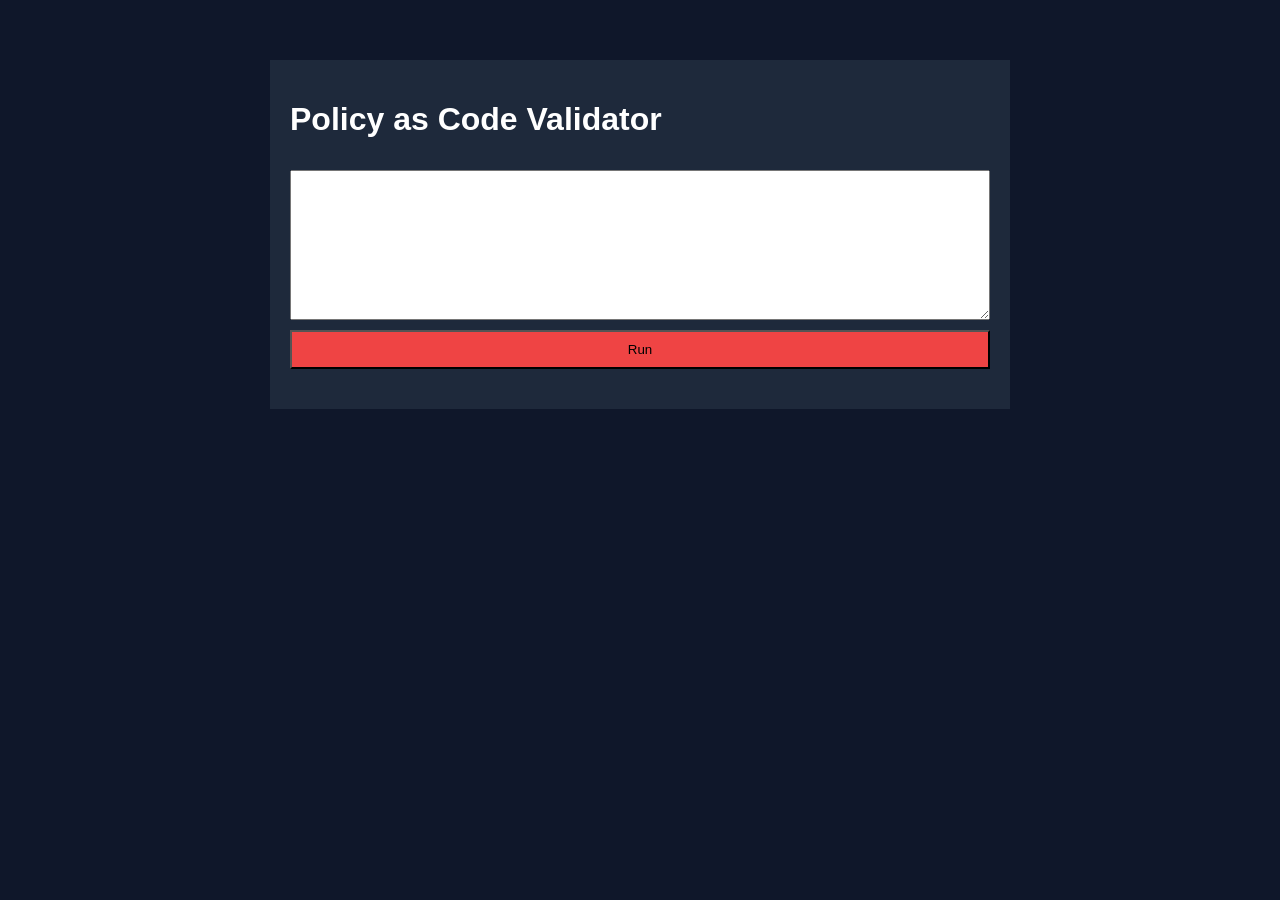
<file: policy/index.html>
<html><head><title>Policy as Code Validator</title><link rel='stylesheet' href='styles.css'></head><body><div class='container'><h1>Policy as Code Validator</h1><textarea id='policy'></textarea><button onclick='run()'>Run</button><div id='res' class='result'></div></div><script src='script.js'></script></body></html>
</file>
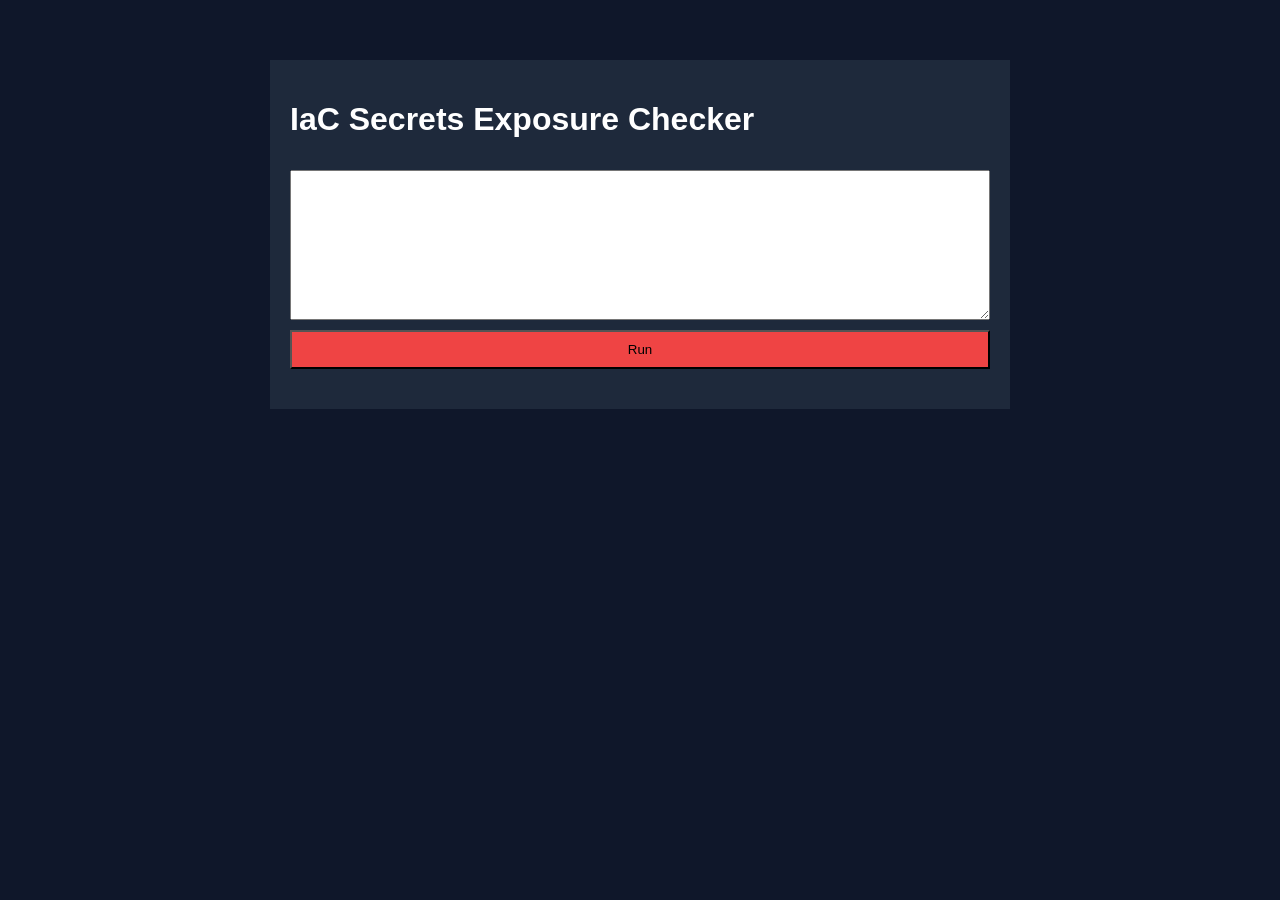
<file: secrets/index.html>
<html><head><title>IaC Secrets Exposure Checker</title><link rel='stylesheet' href='styles.css'></head><body><div class='container'><h1>IaC Secrets Exposure Checker</h1><textarea id='code'></textarea><button onclick='run()'>Run</button><div id='res' class='result'></div></div><script src='script.js'></script></body></html>
</file>
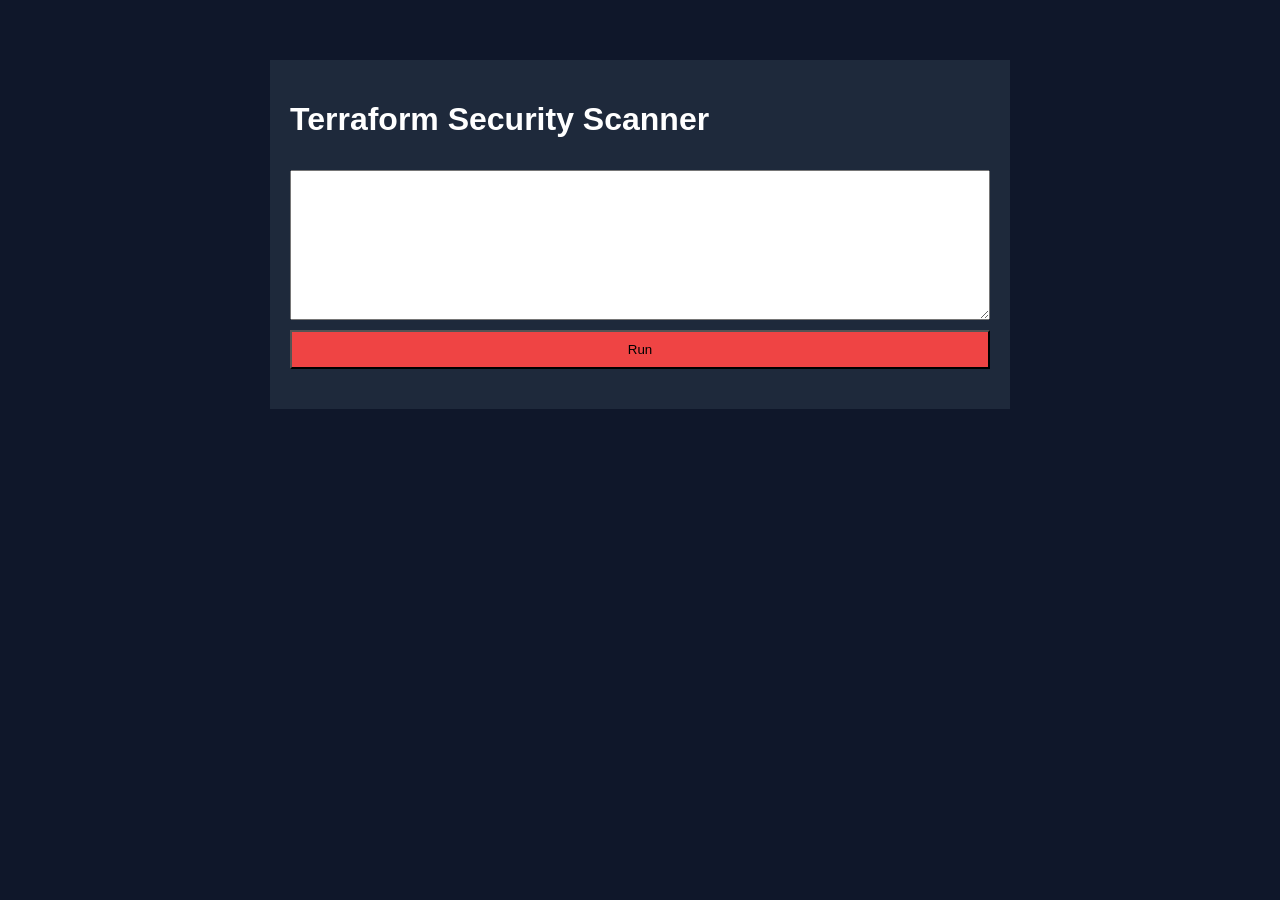
<file: tf-security/index.html>
<html><head><title>Terraform Security Scanner</title><link rel='stylesheet' href='styles.css'></head><body><div class='container'><h1>Terraform Security Scanner</h1><textarea id='config'></textarea><button onclick='run()'>Run</button><div id='res' class='result'></div></div><script src='script.js'></script></body></html>
</file>
<file: ansible-security/styles.css>
body{font-family:Arial;background:#0f172a;color:#fff}.container{max-width:700px;margin:60px auto;padding:20px;background:#1e293b}textarea{width:100%;margin-top:10px;padding:10px;height:150px}button{margin-top:10px;width:100%;padding:10px;background:#ef4444}.result{margin-top:20px}
</file>
<file: iam/styles.css>
body{font-family:Arial;background:#0f172a;color:#fff}.container{max-width:700px;margin:60px auto;padding:20px;background:#1e293b}textarea{width:100%;margin-top:10px;padding:10px;height:150px}button{margin-top:10px;width:100%;padding:10px;background:#ef4444}.result{margin-top:20px}
</file>
<file: permission/styles.css>
body{font-family:Arial;background:#0f172a;color:#fff}.container{max-width:700px;margin:60px auto;padding:20px;background:#1e293b}textarea{width:100%;margin-top:10px;padding:10px;height:150px}button{margin-top:10px;width:100%;padding:10px;background:#ef4444}.result{margin-top:20px}
</file>
<file: policy/styles.css>
body{font-family:Arial;background:#0f172a;color:#fff}.container{max-width:700px;margin:60px auto;padding:20px;background:#1e293b}textarea{width:100%;margin-top:10px;padding:10px;height:150px}button{margin-top:10px;width:100%;padding:10px;background:#ef4444}.result{margin-top:20px}
</file>
<file: secrets/styles.css>
body{font-family:Arial;background:#0f172a;color:#fff}.container{max-width:700px;margin:60px auto;padding:20px;background:#1e293b}textarea{width:100%;margin-top:10px;padding:10px;height:150px}button{margin-top:10px;width:100%;padding:10px;background:#ef4444}.result{margin-top:20px}
</file>
<file: tf-security/styles.css>
body{font-family:Arial;background:#0f172a;color:#fff}.container{max-width:700px;margin:60px auto;padding:20px;background:#1e293b}textarea{width:100%;margin-top:10px;padding:10px;height:150px}button{margin-top:10px;width:100%;padding:10px;background:#ef4444}.result{margin-top:20px}
</file>
